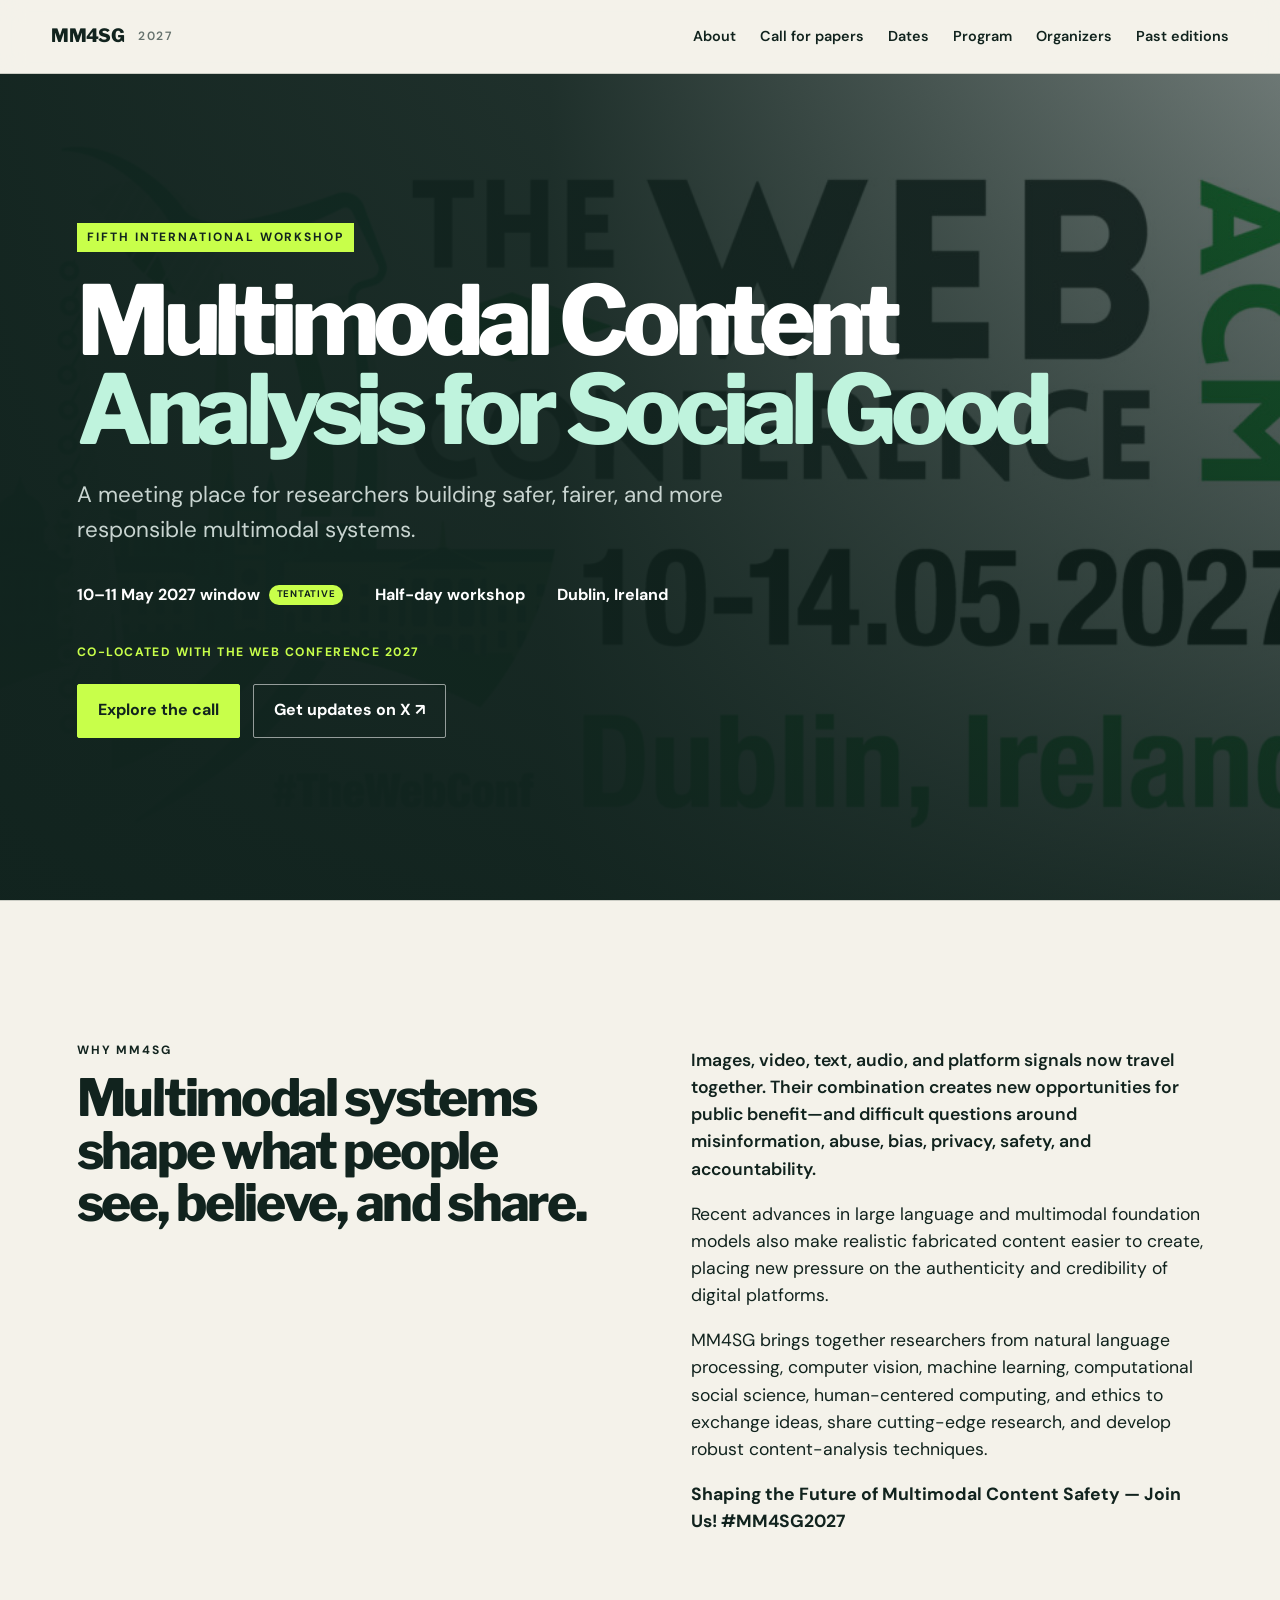
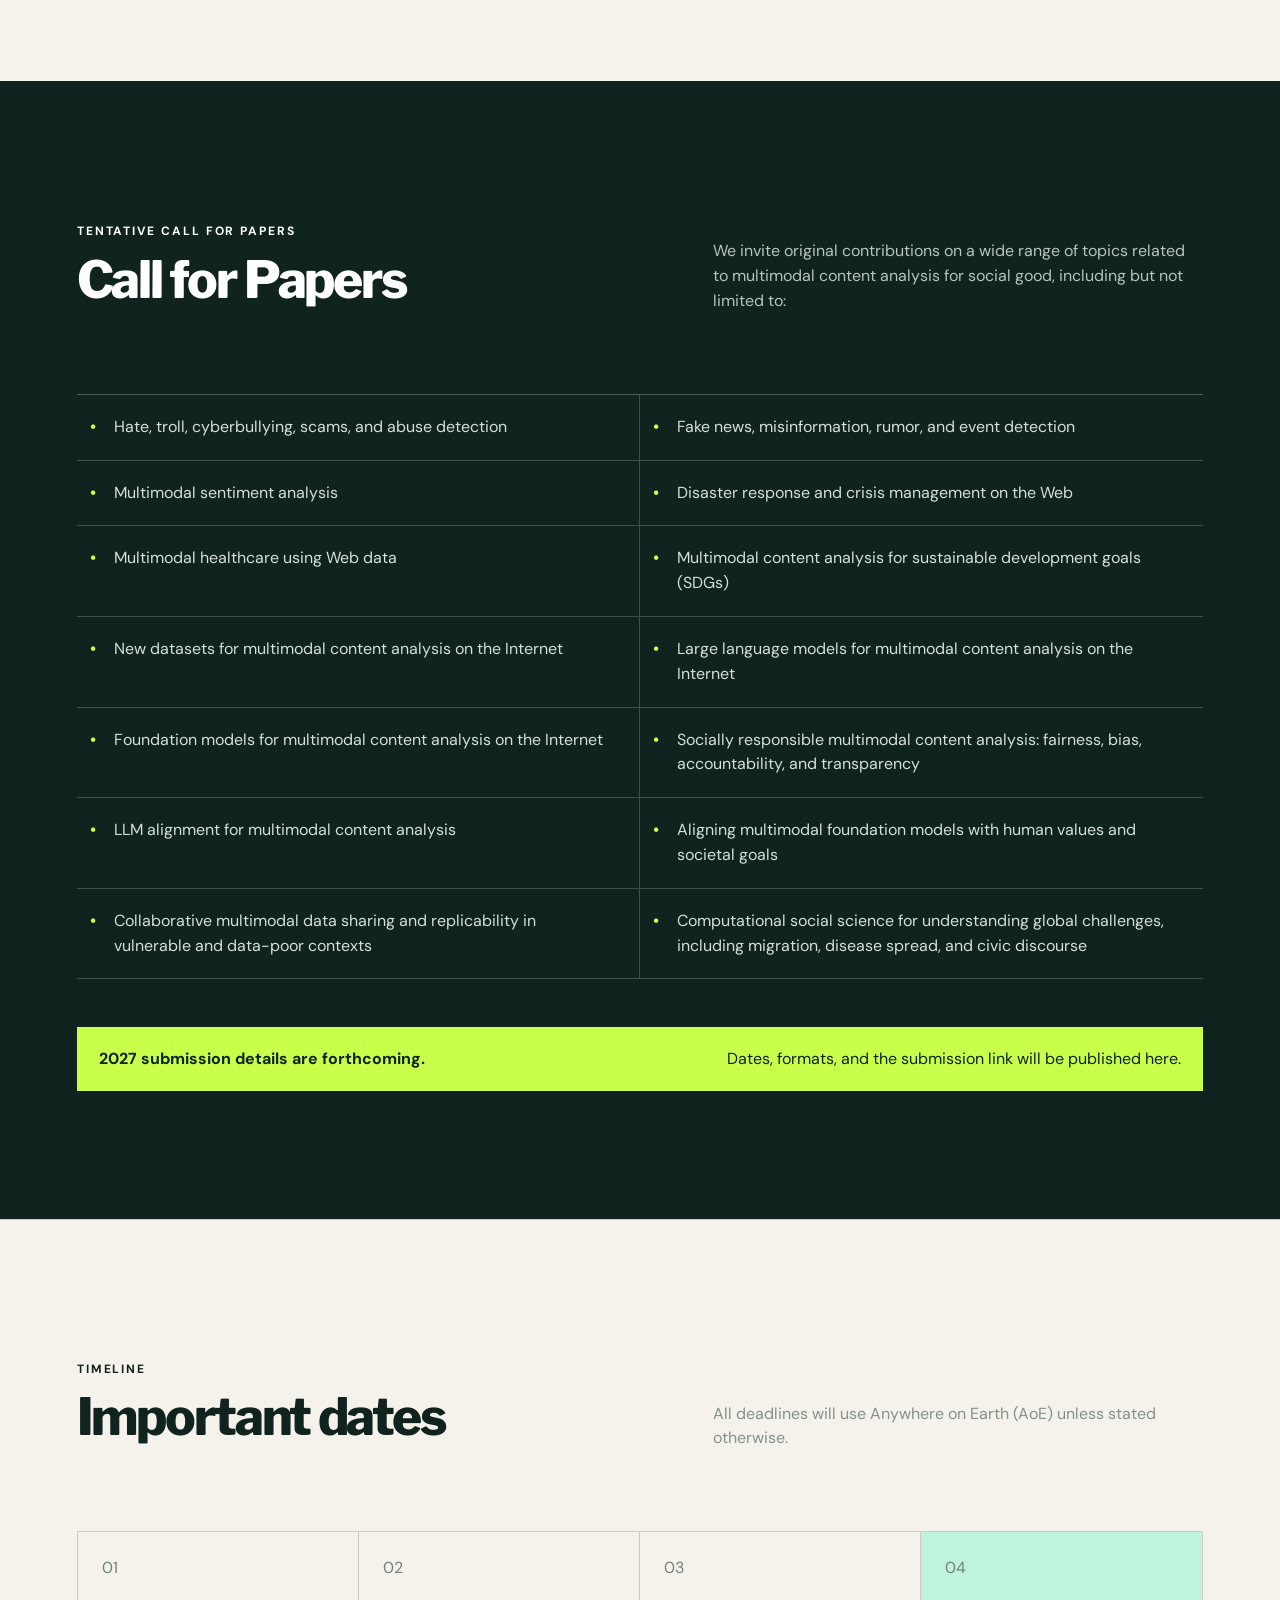
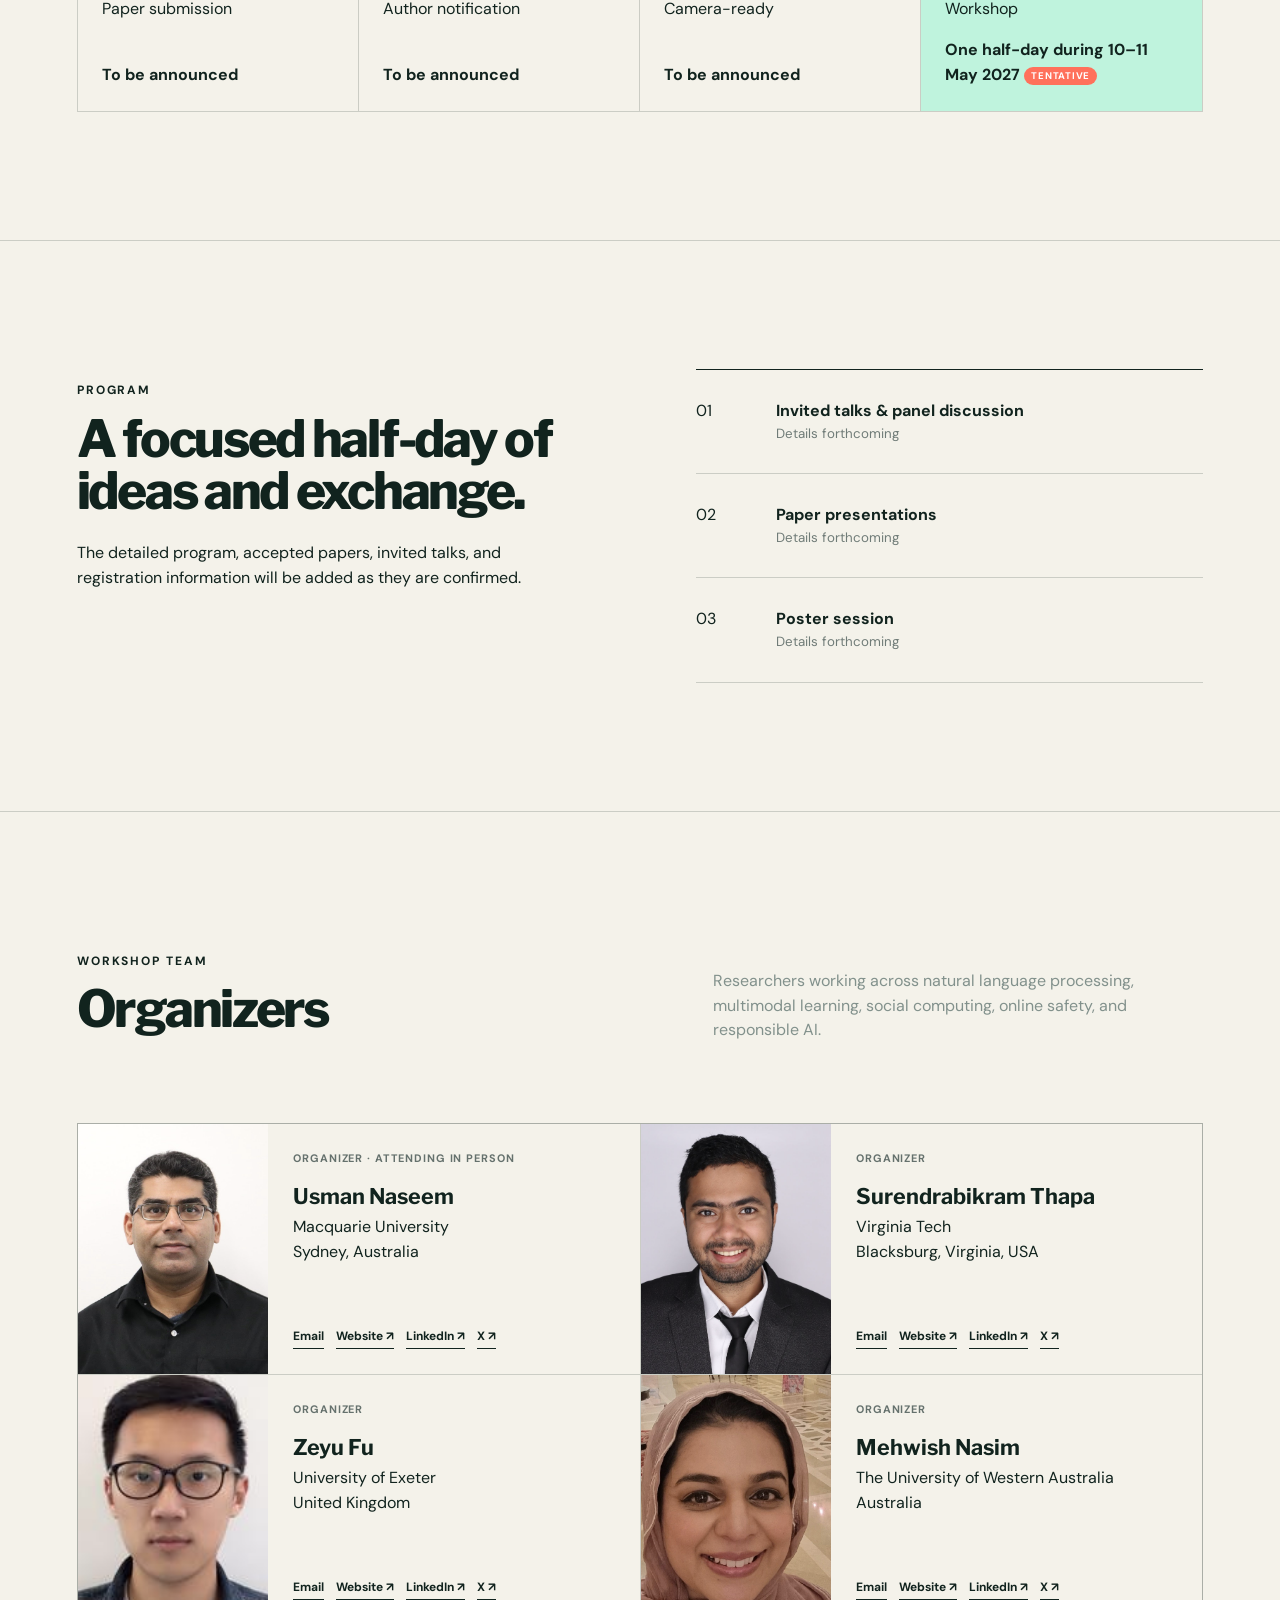
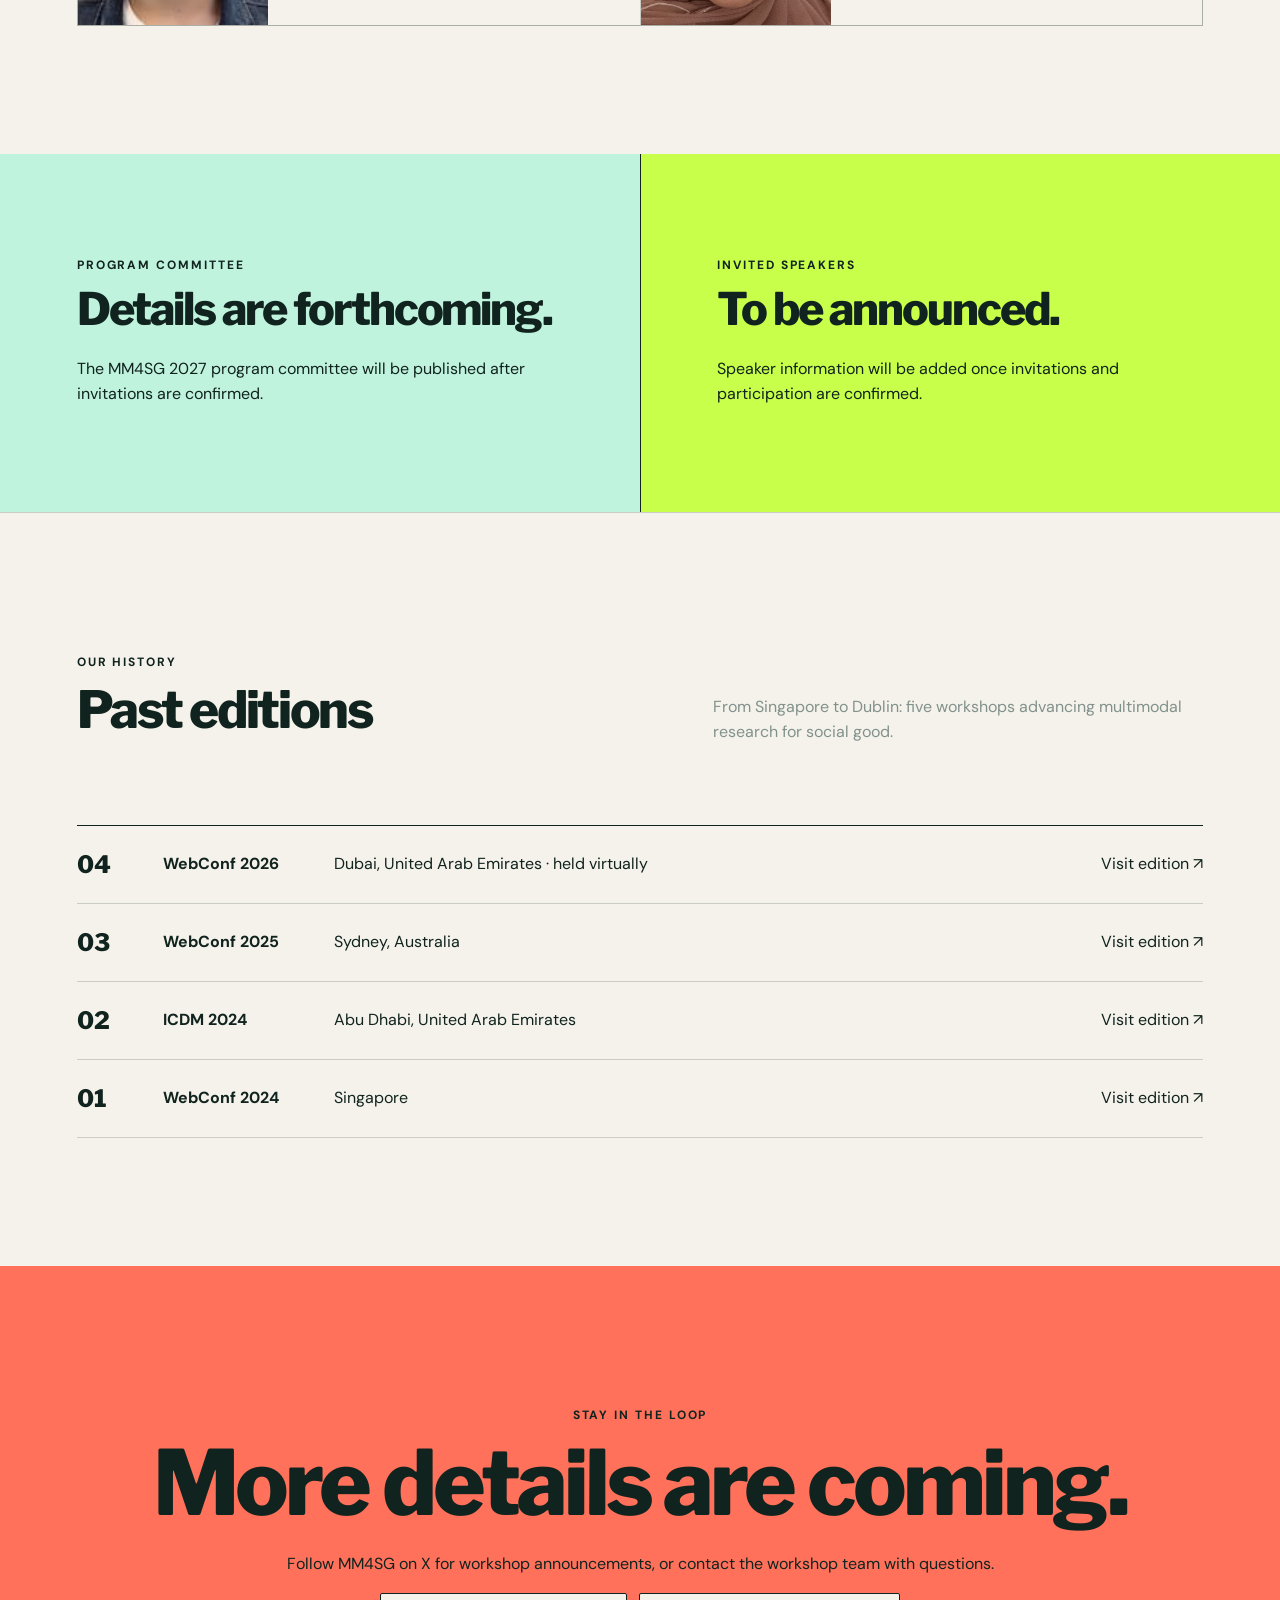
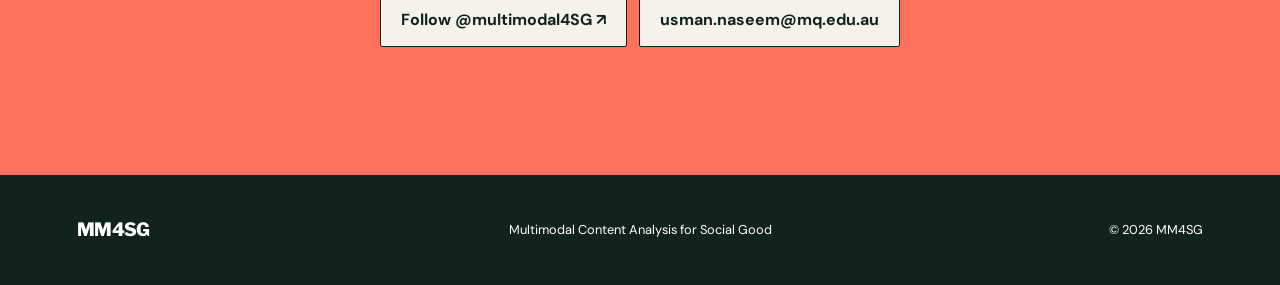
<file: index.html>
<!doctype html>
<html lang="en">
<head>
  <meta charset="utf-8">
  <meta name="viewport" content="width=device-width, initial-scale=1">
  <meta name="description" content="The Fifth International Workshop on Multimodal Content Analysis for Social Good (MM4SG), a half-day workshop in Dublin, Ireland, during the tentative May 10–11, 2027 conference window.">
  <title>MM4SG 2027 — Dublin, Ireland</title>
  <link rel="preconnect" href="https://fonts.googleapis.com">
  <link rel="preconnect" href="https://fonts.gstatic.com" crossorigin>
  <link href="https://fonts.googleapis.com/css2?family=DM+Sans:wght@400;500;600;700&family=Libre+Franklin:wght@700;800&display=swap" rel="stylesheet">
  <link rel="stylesheet" href="assets/styles.css">
</head>
<body data-edition="2027">
  <a class="skip-link" href="#main">Skip to content</a>
  <header class="site-header">
    <a class="brand" href="#top" aria-label="MM4SG home"><span class="wordmark">MM4SG</span><span class="brand-year">2027</span></a>
    <button class="menu-button" aria-expanded="false" aria-controls="site-nav">Menu</button>
    <nav id="site-nav" aria-label="Main navigation">
      <a href="#about">About</a><a href="#topics">Call for papers</a><a href="#dates">Dates</a><a href="#program">Program</a><a href="#organizers">Organizers</a><a href="#editions">Past editions</a>
    </nav>
  </header>

  <main id="main">
    <section class="hero" id="top">
      <div class="hero-grid"></div>
      <div class="hero-copy">
        <p class="eyebrow">Fifth International Workshop</p>
        <h1>Multimodal Content<br><em>Analysis for Social Good</em></h1>
        <p class="hero-intro">A meeting place for researchers building safer, fairer, and more responsible multimodal systems.</p>
        <div class="event-facts"><span>10–11 May 2027 window <small>Tentative</small></span><span>Half-day workshop</span><span>Dublin, Ireland</span></div>
        <p class="colocation">Co-located with The Web Conference 2027</p>
        <div class="hero-actions"><a class="button primary" href="#topics">Explore the call</a><a class="button ghost" href="https://x.com/multimodal4SG" target="_blank" rel="noopener">Get updates on X ↗</a></div>
      </div>
    </section>

    <section class="section intro" id="about">
      <div><p class="kicker">Why MM4SG</p><h2>Multimodal systems shape what people see, believe, and share.</h2></div>
      <div class="prose"><p>Images, video, text, audio, and platform signals now travel together. Their combination creates new opportunities for public benefit—and difficult questions around misinformation, abuse, bias, privacy, safety, and accountability.</p><p>Recent advances in large language and multimodal foundation models also make realistic fabricated content easier to create, placing new pressure on the authenticity and credibility of digital platforms.</p><p>MM4SG brings together researchers from natural language processing, computer vision, machine learning, computational social science, human-centered computing, and ethics to exchange ideas, share cutting-edge research, and develop robust content-analysis techniques.</p><p><strong>Shaping the Future of Multimodal Content Safety — Join Us! #MM4SG2027</strong></p></div>
    </section>

    <section class="section dark" id="topics">
      <div class="section-heading"><div><p class="kicker">Tentative call for papers</p><h2>Call for Papers</h2></div><p>We invite original contributions on a wide range of topics related to multimodal content analysis for social good, including but not limited to:</p></div>
      <ul class="cfp-list">
        <li>Hate, troll, cyberbullying, scams, and abuse detection</li>
        <li>Fake news, misinformation, rumor, and event detection</li>
        <li>Multimodal sentiment analysis</li>
        <li>Disaster response and crisis management on the Web</li>
        <li>Multimodal healthcare using Web data</li>
        <li>Multimodal content analysis for sustainable development goals (SDGs)</li>
        <li>New datasets for multimodal content analysis on the Internet</li>
        <li>Large language models for multimodal content analysis on the Internet</li>
        <li>Foundation models for multimodal content analysis on the Internet</li>
        <li>Socially responsible multimodal content analysis: fairness, bias, accountability, and transparency</li>
        <li>LLM alignment for multimodal content analysis</li>
        <li>Aligning multimodal foundation models with human values and societal goals</li>
        <li>Collaborative multimodal data sharing and replicability in vulnerable and data-poor contexts</li>
        <li>Computational social science for understanding global challenges, including migration, disease spread, and civic discourse</li>
      </ul>
      <div class="notice"><b>2027 submission details are forthcoming.</b><span>Dates, formats, and the submission link will be published here.</span></div>
    </section>

    <section class="section" id="dates">
      <div class="section-heading"><div><p class="kicker">Timeline</p><h2>Important dates</h2></div><p>All deadlines will use Anywhere on Earth (AoE) unless stated otherwise.</p></div>
      <div class="timeline"><div><span>01</span><p>Paper submission</p><b>To be announced</b></div><div><span>02</span><p>Author notification</p><b>To be announced</b></div><div><span>03</span><p>Camera-ready</p><b>To be announced</b></div><div class="active"><span>04</span><p>Workshop</p><b>One half-day during 10–11 May 2027 <small>Tentative</small></b></div></div>
    </section>

    <section class="section split-section" id="program">
      <div><p class="kicker">Program</p><h2>A focused half-day of ideas and exchange.</h2><p>The detailed program, accepted papers, invited talks, and registration information will be added as they are confirmed.</p></div>
      <div class="program-preview"><div><span>01</span><b>Invited talks & panel discussion</b><small>Details forthcoming</small></div><div><span>02</span><b>Paper presentations</b><small>Details forthcoming</small></div><div><span>03</span><b>Poster session</b><small>Details forthcoming</small></div></div>
    </section>

    <section class="section people" id="organizers">
      <div class="section-heading"><div><p class="kicker">Workshop team</p><h2>Organizers</h2></div><p>Researchers working across natural language processing, multimodal learning, social computing, online safety, and responsible AI.</p></div>
      <div class="organizer-grid">
        <article><img src="pics/usman_naseem.jpg" alt="Usman Naseem"><div><p class="role">Organizer · attending in person</p><h3>Usman Naseem</h3><p>Macquarie University<br>Sydney, Australia</p><div class="organizer-links"><a href="mailto:usman.naseem@mq.edu.au">Email</a><a href="https://usmaann.github.io/" target="_blank" rel="noopener">Website ↗</a><a href="https://www.linkedin.com/in/usmannaseem87" target="_blank" rel="noopener">LinkedIn ↗</a><a href="https://x.com/UsmanNaseem87" target="_blank" rel="noopener">X ↗</a></div></div></article>
        <article><img src="pics/surendrabikram_thapa.jpg" alt="Surendrabikram Thapa"><div><p class="role">Organizer</p><h3>Surendrabikram Thapa</h3><p>Virginia Tech<br>Blacksburg, Virginia, USA</p><div class="organizer-links"><a href="mailto:surendrabikram@vt.edu">Email</a><a href="https://therealthapa.com/" target="_blank" rel="noopener">Website ↗</a><a href="https://www.linkedin.com/in/therealthapa" target="_blank" rel="noopener">LinkedIn ↗</a><a href="https://x.com/therealthapa" target="_blank" rel="noopener">X ↗</a></div></div></article>
        <article><img src="pics/zeyu_fu.jpeg" alt="Zeyu Fu"><div><p class="role">Organizer</p><h3>Zeyu Fu</h3><p>University of Exeter<br>United Kingdom</p><div class="organizer-links"><a href="mailto:Z.Fu@exeter.ac.uk">Email</a><a href="https://experts.exeter.ac.uk/39170-zeyu-fu" target="_blank" rel="noopener">Website ↗</a><a href="https://uk.linkedin.com/in/zeyu-fu-05b27493" target="_blank" rel="noopener">LinkedIn ↗</a><a href="https://x.com/fu_richard" target="_blank" rel="noopener">X ↗</a></div></div></article>
        <article><img src="pics/mehwish_nasim.jpg" alt="Mehwish Nasim"><div><p class="role">Organizer</p><h3>Mehwish Nasim</h3><p>The University of Western Australia<br>Australia</p><div class="organizer-links"><a href="mailto:mehwish.nasim@uwa.edu.au">Email</a><a href="https://researchers.adelaide.edu.au/profile/mehwish.nasim" target="_blank" rel="noopener">Website ↗</a><a href="https://au.linkedin.com/in/mehwishnasim" target="_blank" rel="noopener">LinkedIn ↗</a><a href="https://x.com/mehwishnetworks" target="_blank" rel="noopener">X ↗</a></div></div></article>
      </div>
    </section>

    <section class="section forthcoming" id="committee">
      <div><p class="kicker">Program committee</p><h2>Details are forthcoming.</h2><p>The MM4SG 2027 program committee will be published after invitations are confirmed.</p></div>
      <div id="speakers"><p class="kicker">Invited speakers</p><h2>To be announced.</h2><p>Speaker information will be added once invitations and participation are confirmed.</p></div>
    </section>

    <section class="section editions" id="editions">
      <div class="section-heading"><div><p class="kicker">Our history</p><h2>Past editions</h2></div><p>From Singapore to Dublin: five workshops advancing multimodal research for social good.</p></div>
      <div class="edition-list">
        <a href="https://sites.google.com/view/mm4sg-webconf26/home" target="_blank" rel="noopener"><b>04</b><span><strong>WebConf 2026</strong>Dubai, United Arab Emirates · held virtually</span><i>Visit edition ↗</i></a>
        <a href="https://sites.google.com/view/mm4sg-webconf25" target="_blank" rel="noopener"><b>03</b><span><strong>WebConf 2025</strong>Sydney, Australia</span><i>Visit edition ↗</i></a>
        <a href="https://sites.google.com/view/mm4sg-icdm" target="_blank" rel="noopener"><b>02</b><span><strong>ICDM 2024</strong>Abu Dhabi, United Arab Emirates</span><i>Visit edition ↗</i></a>
        <a href="https://sites.google.com/view/mm4sg-webconf" target="_blank" rel="noopener"><b>01</b><span><strong>WebConf 2024</strong>Singapore</span><i>Visit edition ↗</i></a>
      </div>
    </section>

    <section class="cta" id="updates"><p class="kicker">Stay in the loop</p><h2>More details are coming.</h2><p>Follow MM4SG on X for workshop announcements, or contact the workshop team with questions.</p><div class="cta-actions"><a class="button light" href="https://x.com/multimodal4SG" target="_blank" rel="noopener">Follow @multimodal4SG ↗</a><a class="button light" href="mailto:usman.naseem@mq.edu.au">usman.naseem@mq.edu.au</a></div></section>
  </main>
  <footer><a class="brand" href="#top"><span class="wordmark">MM4SG</span></a><p>Multimodal Content Analysis for Social Good</p><p>© <span id="year"></span> MM4SG</p></footer>
  <script src="assets/site.js"></script>
</body>
</html>
</file>
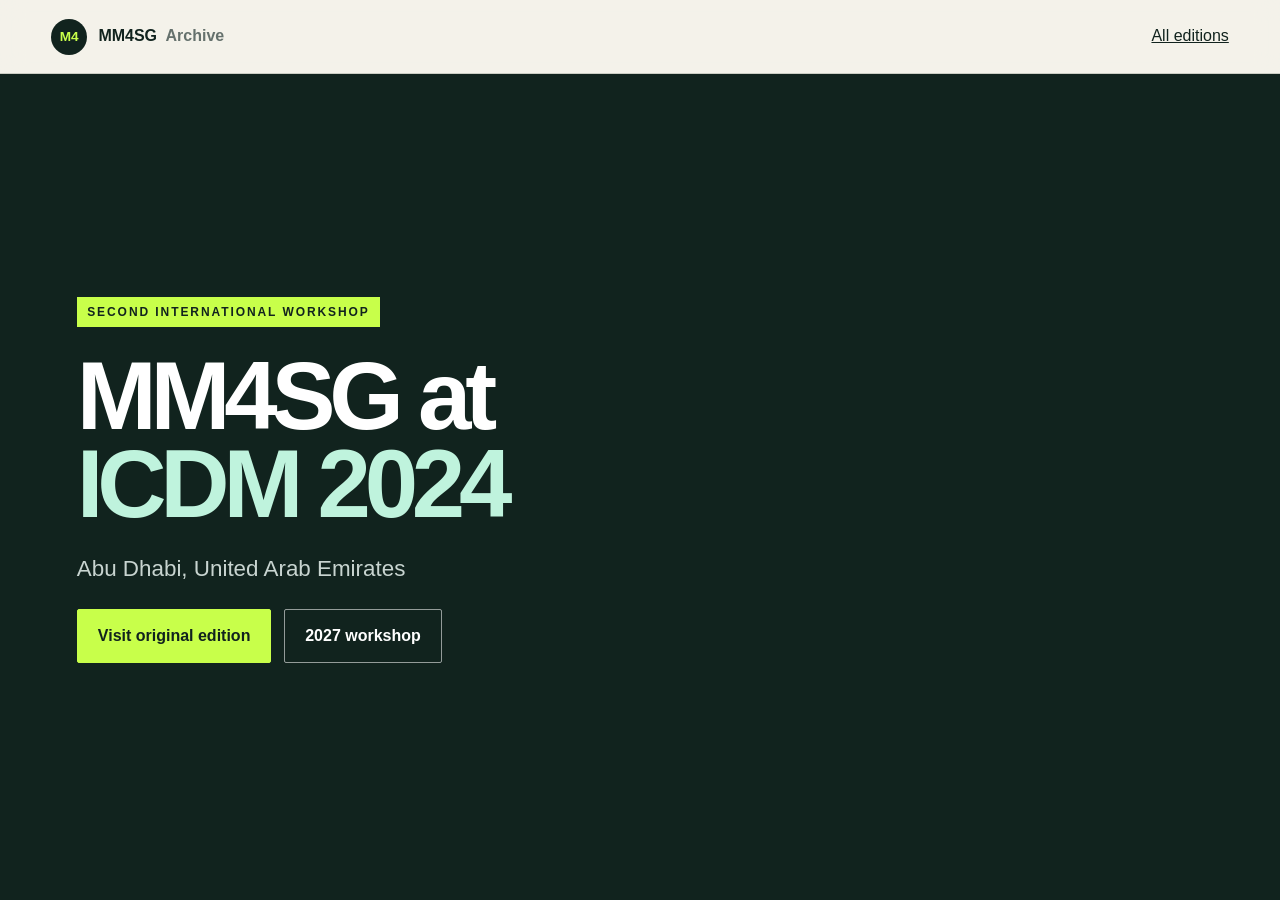
<file: ICDM24/index.html>
<!doctype html><html lang="en"><head><meta charset="utf-8"><meta name="viewport" content="width=device-width,initial-scale=1"><title>MM4SG at ICDM 2024</title><link rel="stylesheet" href="../assets/styles.css"></head><body><header class="site-header"><a class="brand" href="../"><span class="brand-mark">M4</span><span>MM4SG <b>Archive</b></span></a><a href="../#editions">All editions</a></header><main><section class="hero" style="min-height:calc(100vh - 74px);grid-template-columns:1fr"><div class="hero-copy"><p class="eyebrow">Second International Workshop</p><h1>MM4SG at<br><em>ICDM 2024</em></h1><p class="hero-intro">Abu Dhabi, United Arab Emirates</p><div class="hero-actions"><a class="button primary" href="https://sites.google.com/view/mm4sg-icdm" target="_blank" rel="noopener">Visit original edition</a><a class="button ghost" href="../">2027 workshop</a></div></div></section></main></body></html>
</file>
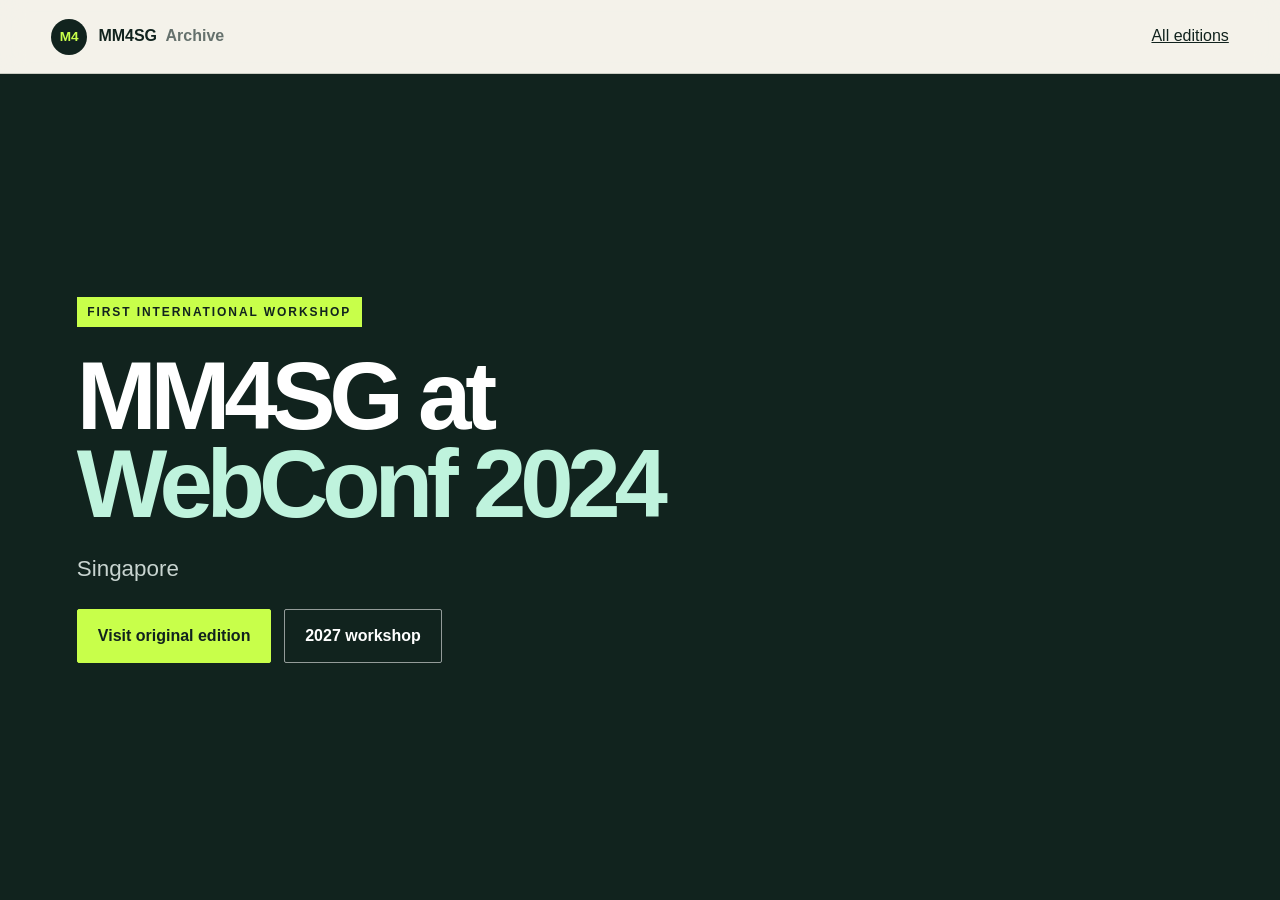
<file: WebConf24/index.html>
<!doctype html><html lang="en"><head><meta charset="utf-8"><meta name="viewport" content="width=device-width,initial-scale=1"><title>MM4SG at WebConf 2024</title><link rel="stylesheet" href="../assets/styles.css"></head><body><header class="site-header"><a class="brand" href="../"><span class="brand-mark">M4</span><span>MM4SG <b>Archive</b></span></a><a href="../#editions">All editions</a></header><main><section class="hero" style="min-height:calc(100vh - 74px);grid-template-columns:1fr"><div class="hero-copy"><p class="eyebrow">First International Workshop</p><h1>MM4SG at<br><em>WebConf 2024</em></h1><p class="hero-intro">Singapore</p><div class="hero-actions"><a class="button primary" href="https://sites.google.com/view/mm4sg-webconf" target="_blank" rel="noopener">Visit original edition</a><a class="button ghost" href="../">2027 workshop</a></div></div></section></main></body></html>
</file>
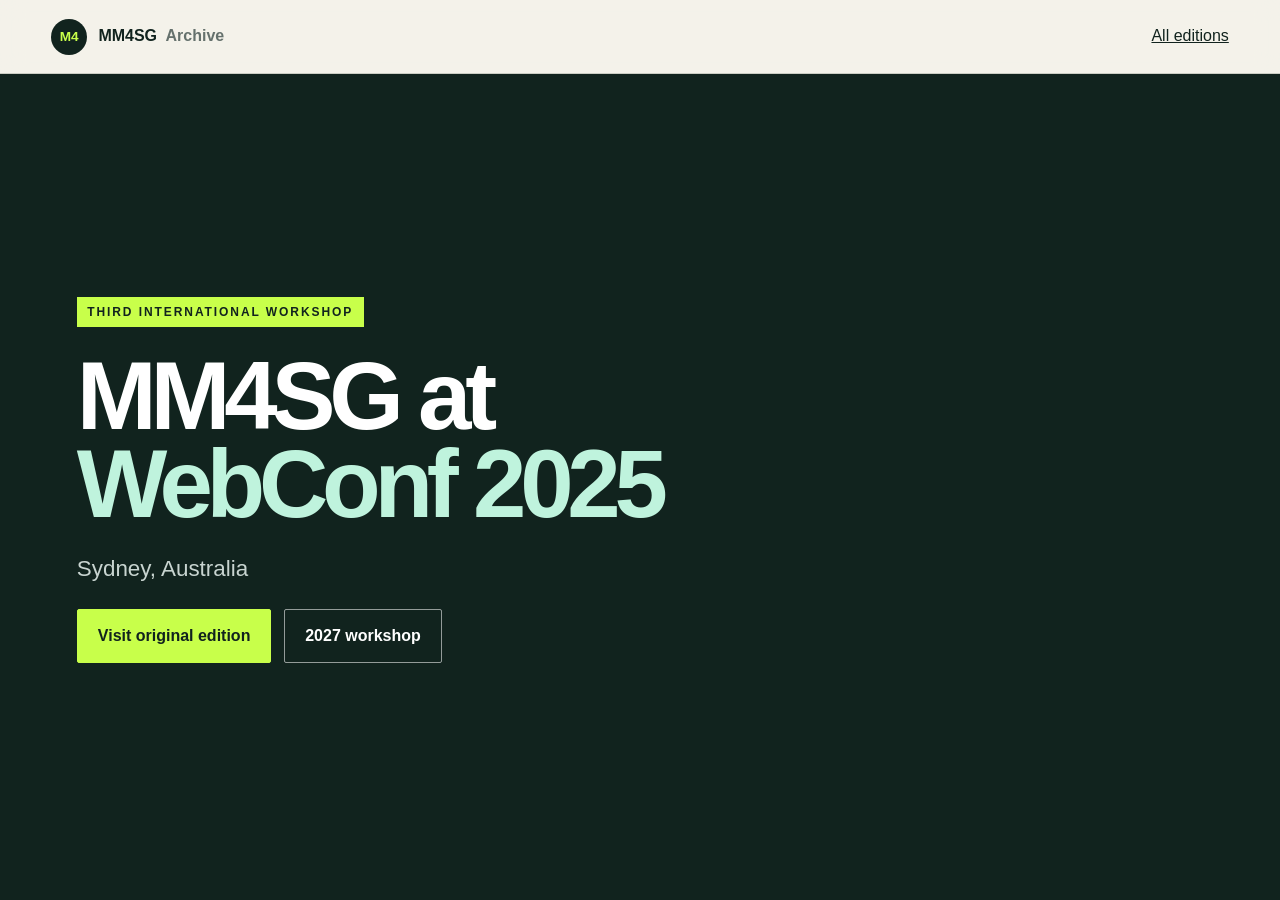
<file: WebConf25/index.html>
<!doctype html><html lang="en"><head><meta charset="utf-8"><meta name="viewport" content="width=device-width,initial-scale=1"><title>MM4SG at WebConf 2025</title><link rel="stylesheet" href="../assets/styles.css"></head><body><header class="site-header"><a class="brand" href="../"><span class="brand-mark">M4</span><span>MM4SG <b>Archive</b></span></a><a href="../#editions">All editions</a></header><main><section class="hero" style="min-height:calc(100vh - 74px);grid-template-columns:1fr"><div class="hero-copy"><p class="eyebrow">Third International Workshop</p><h1>MM4SG at<br><em>WebConf 2025</em></h1><p class="hero-intro">Sydney, Australia</p><div class="hero-actions"><a class="button primary" href="https://sites.google.com/view/mm4sg-webconf25" target="_blank" rel="noopener">Visit original edition</a><a class="button ghost" href="../">2027 workshop</a></div></div></section></main></body></html>
</file>
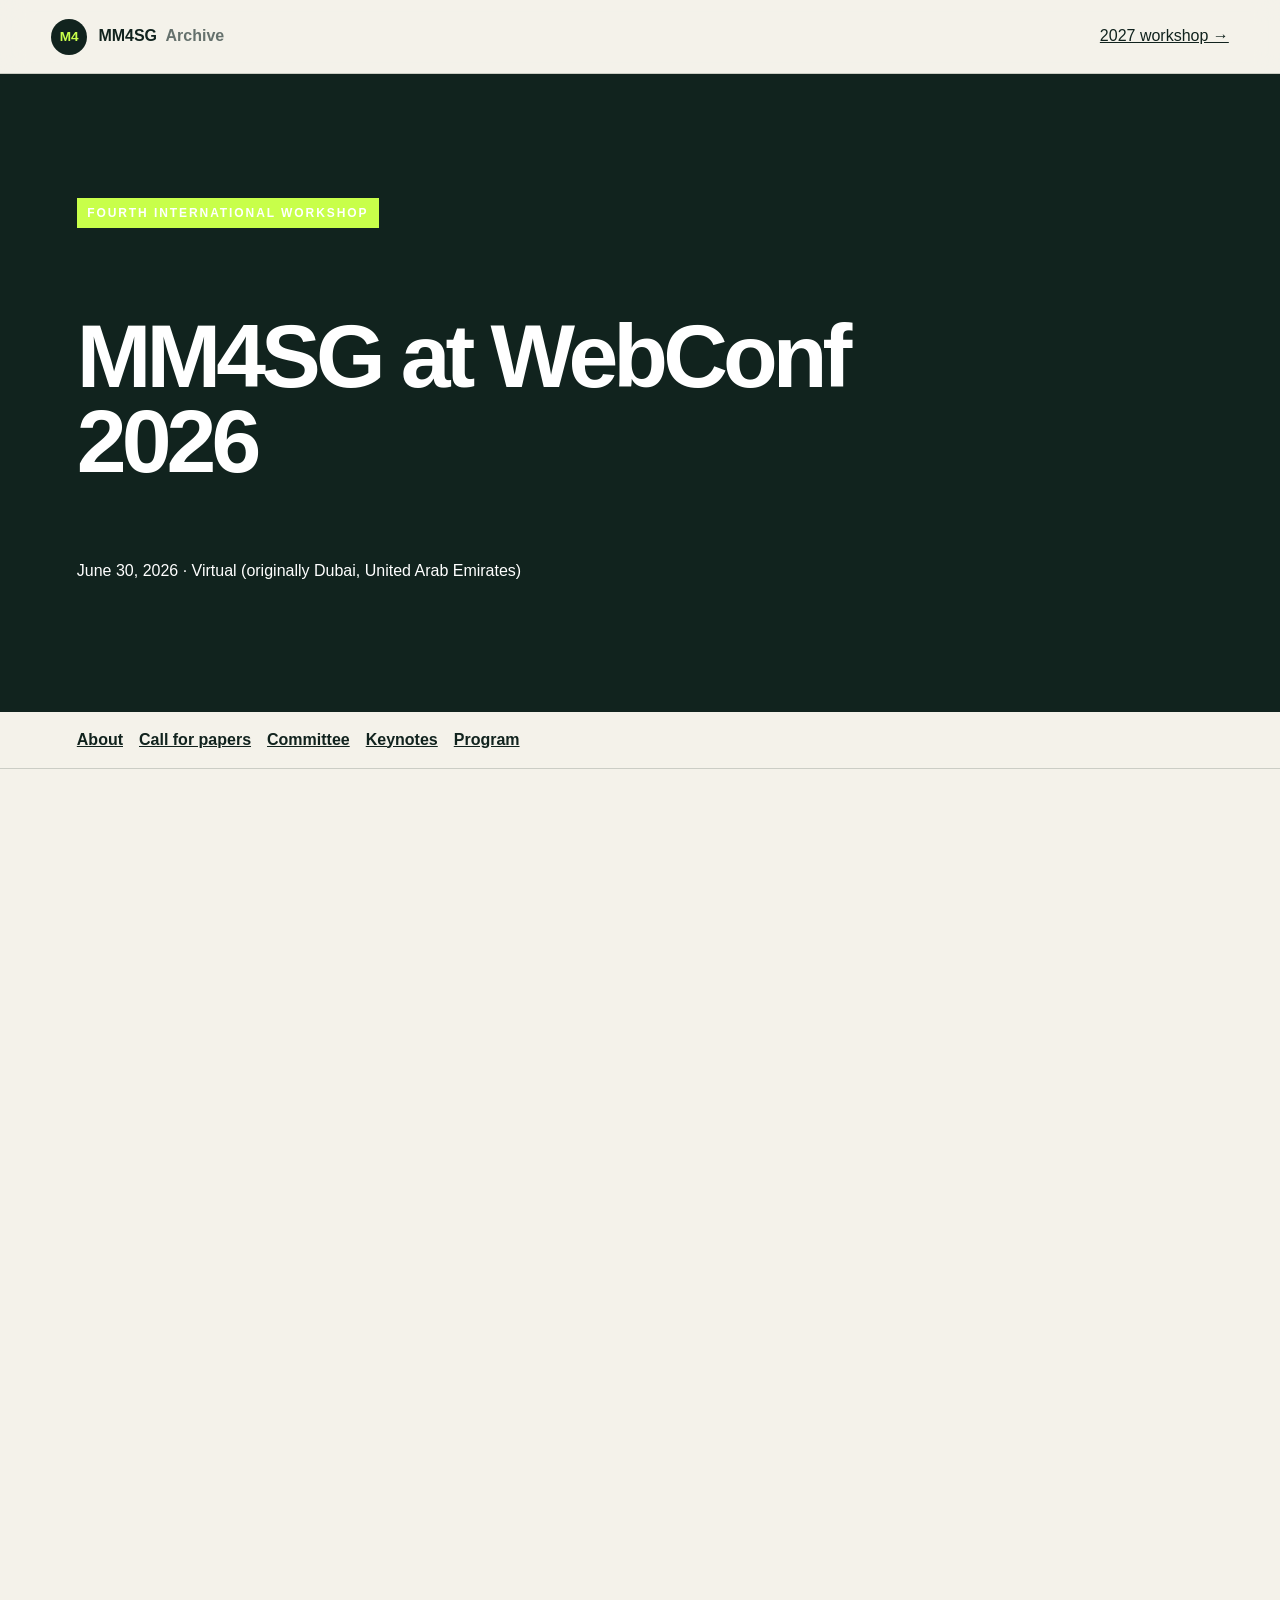
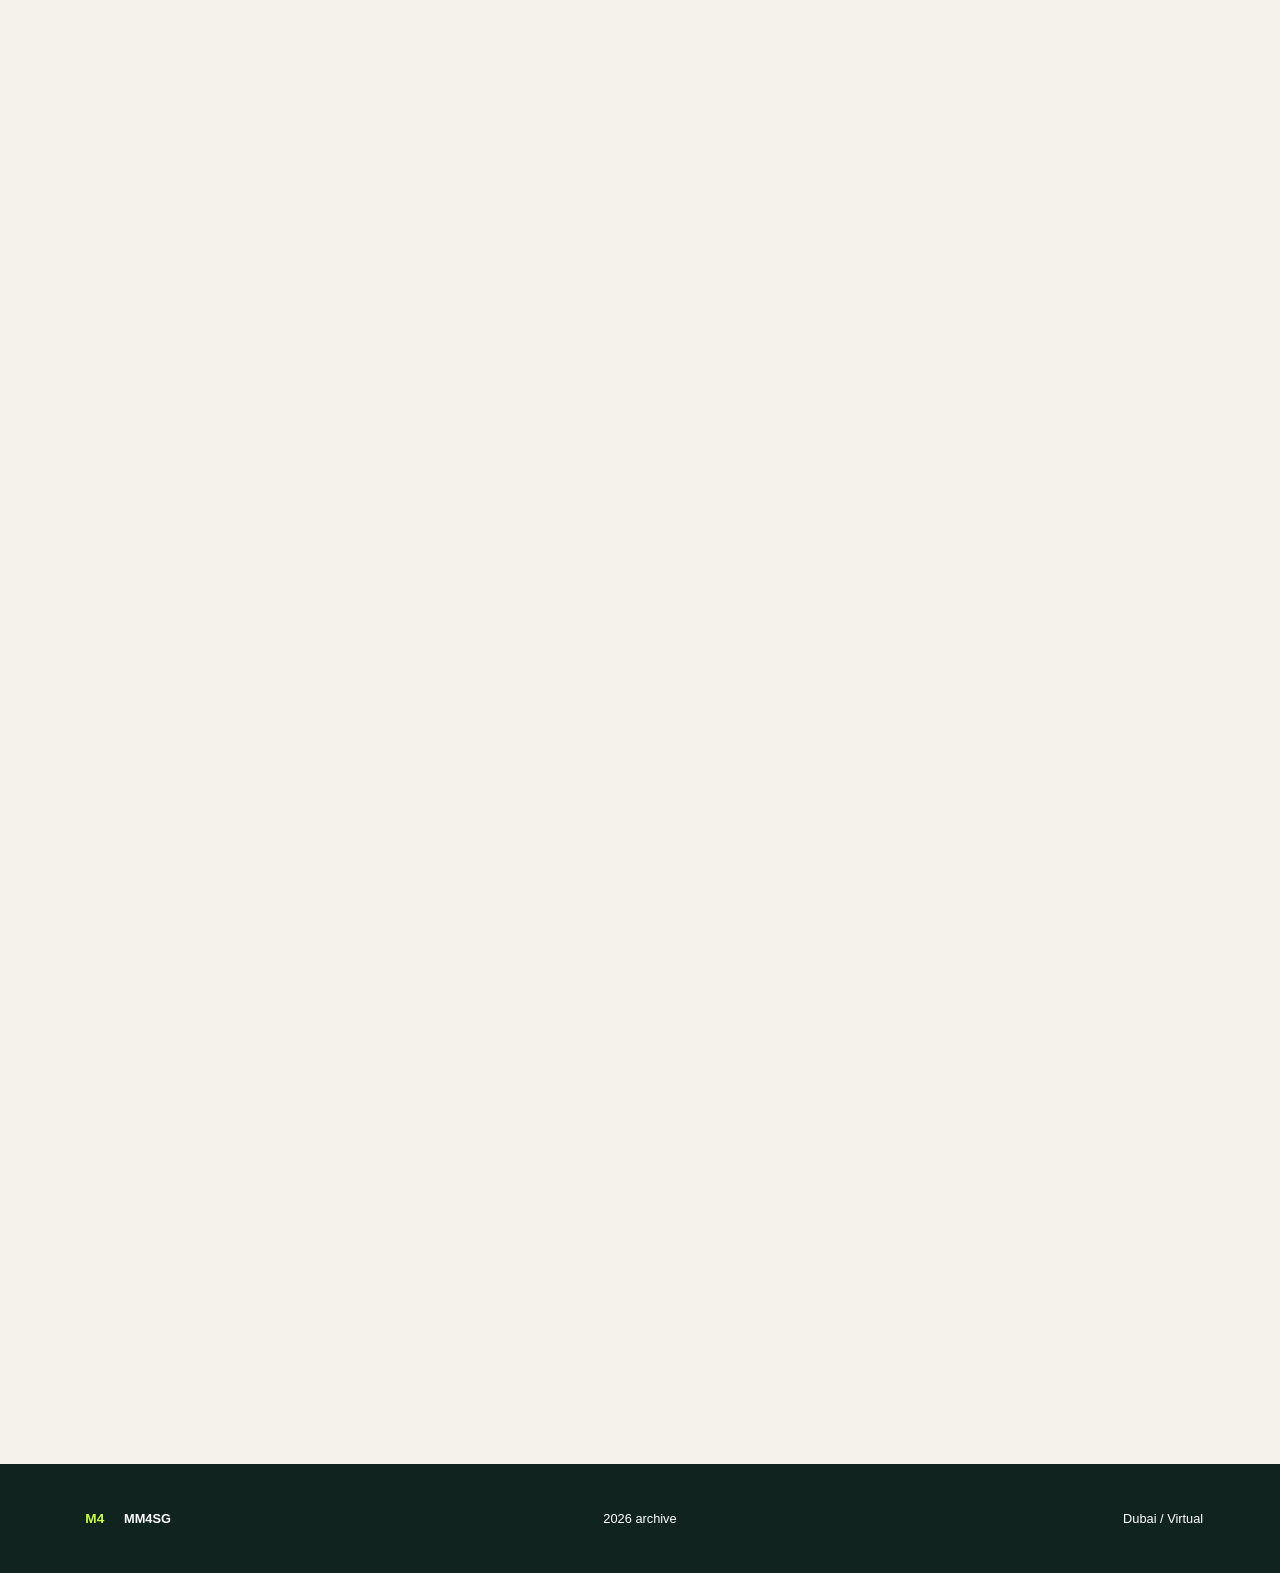
<file: WebConf26/index.html>
<!doctype html>
<html lang="en"><head><meta charset="utf-8"><meta name="viewport" content="width=device-width,initial-scale=1"><title>MM4SG 2026 Archive</title><link rel="stylesheet" href="../assets/styles.css"><style>.archive-hero{padding:7rem max(1.2rem,6vw);background:var(--ink);color:white}.archive-hero h1{font:800 clamp(3rem,7vw,6rem)/.95 var(--display);letter-spacing:-.055em;max-width:950px}.archive-nav{padding:1rem max(1.2rem,6vw);display:flex;gap:1rem;flex-wrap:wrap;border-bottom:1px solid var(--line)}.archive-nav a{font-weight:600}.archive h3{font:700 1.35rem var(--display)}.archive-grid{display:grid;grid-template-columns:repeat(2,1fr);gap:1rem}.archive-card{border:1px solid var(--line);padding:1.5rem}.schedule div{padding:1rem 0;border-bottom:1px solid var(--line)}@media(max-width:700px){.archive-grid{grid-template-columns:1fr}}</style></head>
<body><header class="site-header"><a class="brand" href="../"><span class="brand-mark">M4</span><span>MM4SG <b>Archive</b></span></a><a href="../">2027 workshop →</a></header>
<main class="archive"><section class="archive-hero"><p class="eyebrow">Fourth International Workshop</p><h1>MM4SG at WebConf 2026</h1><p>June 30, 2026 · Virtual (originally Dubai, United Arab Emirates)</p></section>
<nav class="archive-nav"><a href="#about">About</a><a href="#call">Call for papers</a><a href="#committee">Committee</a><a href="#keynotes">Keynotes</a><a href="#program">Program</a></nav>
<section class="section" id="about"><p class="kicker">About</p><h2>Shaping the future of multimodal content safety.</h2><p class="prose">The fourth MM4SG workshop brought together researchers in natural language processing, machine learning, computational social science, and ethics to exchange ideas on effective and responsible multimodal content analysis.</p><h3>Workshop chairs</h3><div class="archive-grid"><div class="archive-card"><b>Usman Naseem</b><p>Macquarie University, Australia</p></div><div class="archive-card"><b>Surendrabikram Thapa</b><p>Virginia Tech, USA</p></div><div class="archive-card"><b>Roy Ka-Wei Lee</b><p>Singapore University of Technology and Design, Singapore</p></div><div class="archive-card"><b>Mehwish Nasim</b><p>University of Western Australia / Flinders University, Australia</p></div></div></section>
<section class="section dark" id="call"><p class="kicker">Call for papers</p><h2>Topics</h2><div class="archive-grid"><div class="archive-card">Hate, trolling, cyberbullying, scams, and abuse detection</div><div class="archive-card">Fake news, misinformation, rumor, and event detection</div><div class="archive-card">Multimodal sentiment analysis</div><div class="archive-card">Disaster response and crisis management</div><div class="archive-card">Multimodal healthcare applications using web data</div><div class="archive-card">Content analysis for sustainable development goals</div><div class="archive-card">Datasets, generation, foundation models, and LLMs</div><div class="archive-card">Fairness, bias, accountability, and transparency</div></div><h3>Submission format</h3><p>Double-blind ACM-format submissions were accepted as long papers (8 content pages) or short papers (4 content pages), with unlimited references and an optional appendix. The 2026 submission cycle is closed.</p><h3>Important dates</h3><p>Submission: January 18, 2026 AoE · Fast track: January 23 · Notification: January 25 · Camera-ready: February 2.</p></section>
<section class="section" id="committee"><p class="kicker">People</p><h2>Program committee</h2><p><b>Review & Publication Chair:</b> Shuvam Shiwakoti, Virginia Tech</p><p><b>Best Reviewers:</b> Linxi Li, University of Warwick; Pietro Bernardelle, University of Queensland</p><p class="prose">Faseela Abdullakutty · Surabhi Adhikari · Pietro Bernardelle · Stefano Civelli · Dipanwita Guhathakurta · Vijayrajsinh Gohil · Md. Shakil Hossain · Pratik Jalan · Mohamed Bayan Kmainasi · Rohan Kulkarni · Mucahid Kutlu · Linxi Li · Amin Ahmad Qasmi · Junaid Rashid · Kritesh Rauniyar · Aditya Shah · Shuvam Shiwakoti · Laxmi Thapa · Ravi Teja Potla · Rajendra Ugrani · Hariram Veeramani · Venkatesh Velugubantla · Xing Zi · Ke Zhu</p></section>
<section class="section" id="keynotes"><p class="kicker">Invited talks</p><h2>Keynotes</h2><div class="archive-grid"><article class="archive-card"><h3>Tom Gedeon</h3><b>When AI Sees Too Much: Responsive and Responsible Multimodal AI for Social Good</b><p>On using human signals to support people while limiting what is collected, retained, shared, and inferred.</p></article><article class="archive-card"><h3>Kyriaki Kalimeri</h3><b>Machine Learning for Social Good: Challenges with Vulnerable Populations</b><p>On data and algorithmic bias when working with populations often absent from commonly used data sources.</p></article></div></section>
<section class="section" id="program"><p class="kicker">June 30, 2026 · UAE time</p><h2>Workshop program</h2><div class="schedule"><div><b>2:00 PM</b> — Opening remarks and welcome</div><div><b>2:05 PM</b> — Session I: Multimodal Misinformation, Safety, and Social Good</div><div><b>3:00 PM</b> — Keynote I: Tom Gedeon</div><div><b>3:40 PM</b> — Session II: Multimodal Learning, Foundation Models, and AI Systems</div><div><b>4:35 PM</b> — Keynote II: Kyriaki Kalimeri</div><div><b>5:15 PM</b> — Session III: Human-Centered Multimodal AI Applications</div><div><b>5:30 PM</b> — Closing remarks</div></div><p><a class="button" href="https://sites.google.com/view/mm4sg-webconf26/home" target="_blank" rel="noopener">View original 2026 site</a></p></section></main>
<footer><a class="brand" href="../"><span class="brand-mark">M4</span><span>MM4SG</span></a><p>2026 archive</p><p>Dubai / Virtual</p></footer><script src="../assets/site.js"></script></body></html>
</file>
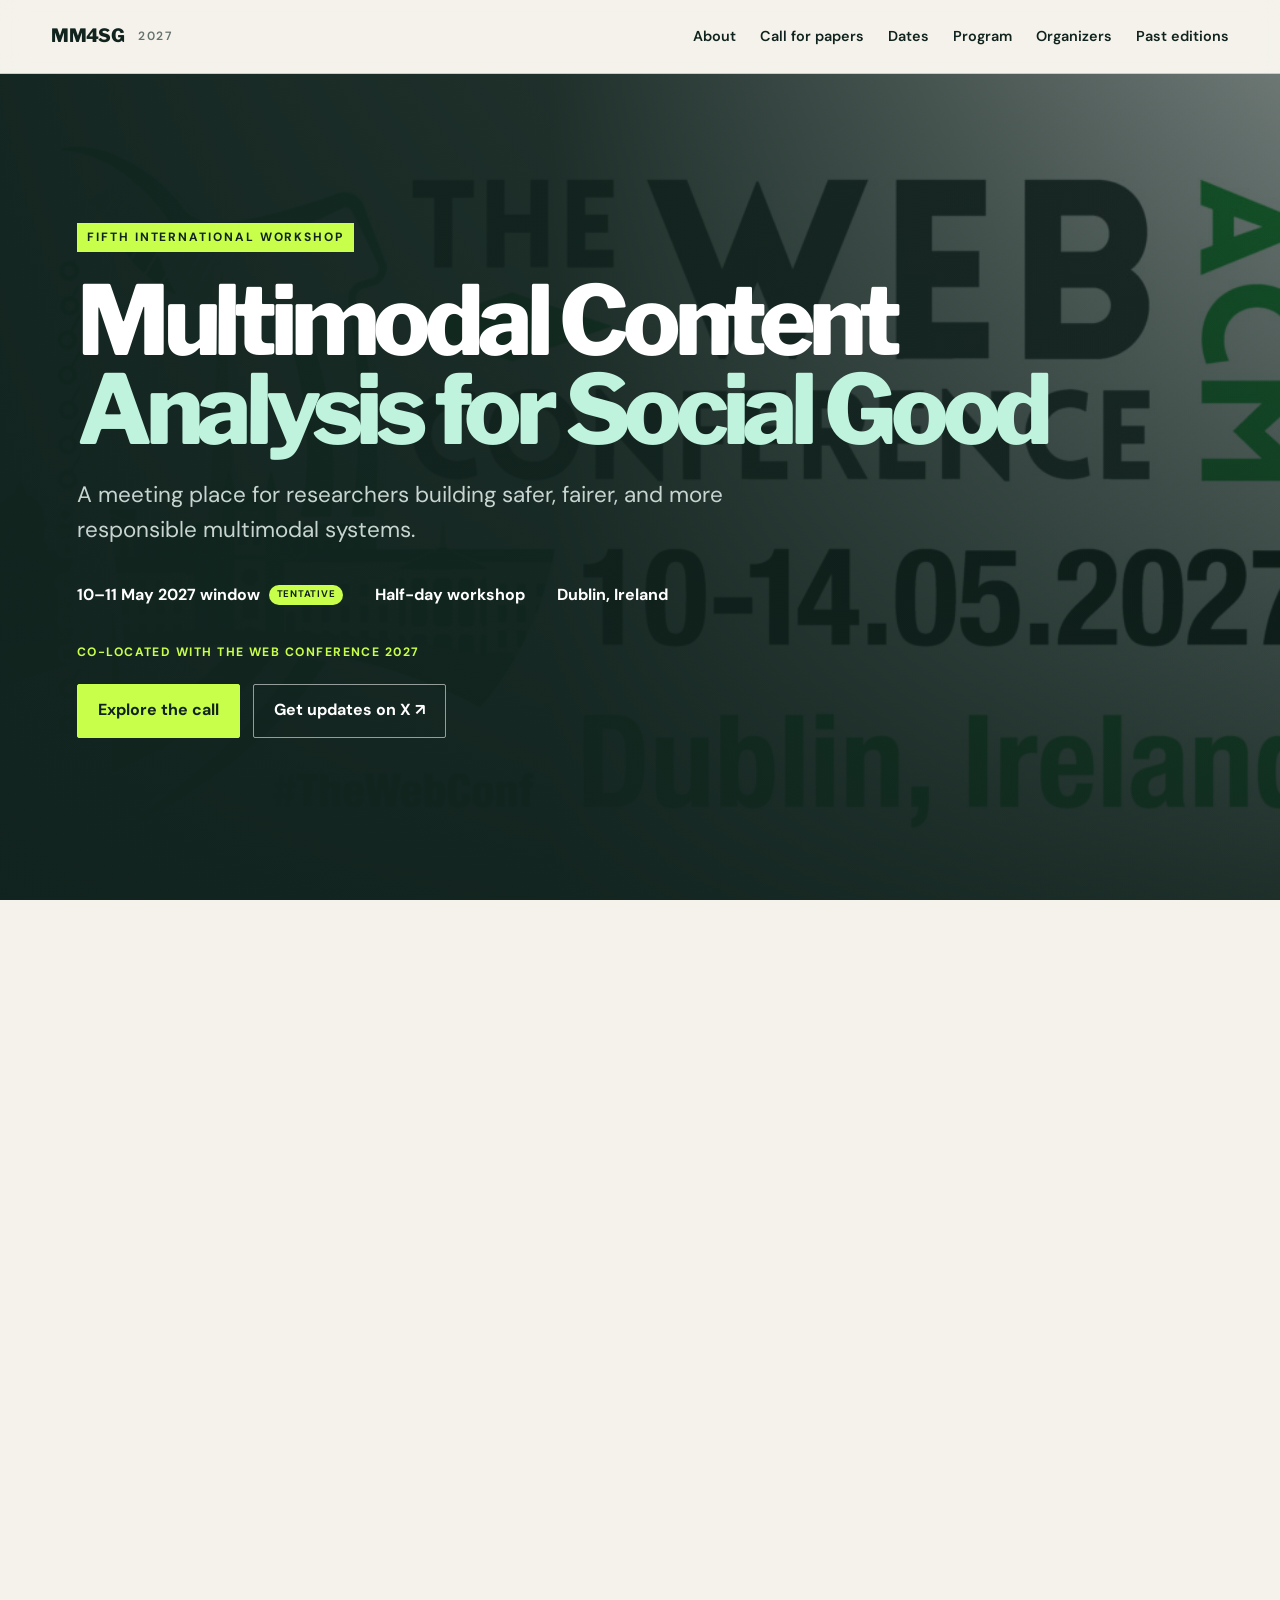
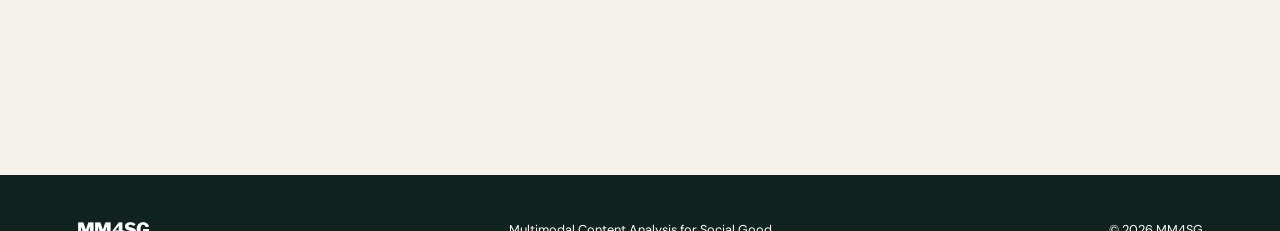
<file: WebConf27/index.html>
<!doctype html><html lang="en"><head><meta charset="utf-8"><meta name="viewport" content="width=device-width,initial-scale=1"><title>MM4SG at WebConf 2027</title><meta http-equiv="refresh" content="0; url=../"><link rel="canonical" href="../"></head><body><p>Opening <a href="../">MM4SG 2027</a>…</p></body></html>
</file>
<file: assets/styles.css>
:root{--ink:#11231e;--paper:#f4f2ea;--lime:#c8ff4a;--mint:#bff3dd;--coral:#ff715b;--line:rgba(17,35,30,.18);--sans:"DM Sans",sans-serif;--display:"Libre Franklin",sans-serif}*{box-sizing:border-box}html{scroll-behavior:smooth}body{margin:0;background:var(--paper);color:var(--ink);font-family:var(--sans);line-height:1.55}a{color:inherit}.skip-link{position:absolute;left:-9999px}.skip-link:focus{left:1rem;top:1rem;background:#fff;padding:.7rem;z-index:20}.site-header{height:74px;padding:0 clamp(1.2rem,4vw,4.5rem);display:flex;align-items:center;justify-content:space-between;border-bottom:1px solid var(--line);position:sticky;top:0;background:rgba(244,242,234,.92);backdrop-filter:blur(12px);z-index:10}.brand{display:flex;gap:.7rem;align-items:center;text-decoration:none;font-weight:600}.brand-mark{display:grid;place-items:center;width:36px;height:36px;background:var(--ink);color:var(--lime);font:800 .85rem var(--display);border-radius:50%}.brand b{color:#65716d;margin-left:.25rem}.site-header nav{display:flex;gap:1.5rem;font-size:.9rem;font-weight:600}.site-header nav a{text-decoration:none}.site-header nav a:hover{opacity:.55}.menu-button{display:none;background:none;border:1px solid var(--line);padding:.45rem .7rem;border-radius:99px}.hero{min-height:calc(100vh - 74px);padding:clamp(3rem,8vw,7rem) clamp(1.2rem,6vw,7.5rem);display:grid;grid-template-columns:minmax(0,1fr) 300px;gap:4rem;align-items:center;position:relative;overflow:hidden}.hero-grid{position:absolute;inset:0;background:linear-gradient(90deg,transparent 49.8%,var(--line) 50%,transparent 50.2%),linear-gradient(transparent 49.8%,var(--line) 50%,transparent 50.2%);background-size:80px 80px;mask-image:linear-gradient(to right,transparent,black 75%);opacity:.38;pointer-events:none}.hero-copy,.hero-card{position:relative}.eyebrow,.kicker{text-transform:uppercase;font-size:.75rem;font-weight:700;letter-spacing:.16em}.eyebrow{display:inline-block;background:var(--lime);padding:.35rem .65rem}.hero h1{font:800 clamp(3rem,7.2vw,7.4rem)/.92 var(--display);letter-spacing:-.065em;margin:1.5rem 0 2rem;max-width:1100px}.hero h1 em{color:#4c645b;font-style:normal}.hero-intro{font-size:clamp(1.05rem,2vw,1.4rem);max-width:670px}.event-facts{display:flex;gap:2rem;font-weight:700;margin:2.2rem 0}.event-facts span{display:flex;gap:.6rem;align-items:center}.event-facts small,.timeline small{background:var(--coral);color:#fff;padding:.15rem .45rem;border-radius:99px;text-transform:uppercase;font-size:.6rem;letter-spacing:.08em}.hero-actions{display:flex;gap:.8rem}.button{display:inline-flex;padding:.85rem 1.25rem;border:1px solid var(--ink);text-decoration:none;font-weight:700;border-radius:2px}.button.primary{background:var(--ink);color:white}.button.ghost:hover{background:#fff}.hero-card{background:var(--ink);color:white;padding:1.5rem;align-self:end;min-height:330px;display:flex;flex-direction:column;justify-content:space-between}.card-label{letter-spacing:.14em;font-size:.75rem}.orb{width:150px;height:150px;border-radius:50%;margin:auto;background:radial-gradient(circle at 35% 35%,#fff 0 3%,var(--lime) 5%,#73b49b 46%,#183e32 73%);box-shadow:0 0 60px rgba(200,255,74,.2)}.status{font-size:.75rem}.status i{display:inline-block;width:7px;height:7px;border-radius:50%;background:var(--lime);margin-right:.4rem}.section{padding:clamp(5rem,10vw,9rem) clamp(1.2rem,6vw,7.5rem);border-top:1px solid var(--line);opacity:0;transform:translateY(16px);transition:.6s ease}.section.visible,.cta.visible{opacity:1;transform:none}.intro{display:grid;grid-template-columns:1fr 1fr;gap:clamp(3rem,8vw,9rem)}h2{font:800 clamp(2.2rem,4vw,4.4rem)/1.02 var(--display);letter-spacing:-.045em;margin:.8rem 0 1.5rem}.prose{font-size:1.1rem;max-width:670px}.prose p:first-child{font-weight:600}.dark{background:var(--ink);color:white}.section-heading{display:flex;justify-content:space-between;gap:3rem;align-items:end;margin-bottom:4rem}.section-heading>p{max-width:490px;color:#82918c}.dark .section-heading>p{color:#b7c4bf}.topic-grid{display:grid;grid-template-columns:repeat(4,1fr);border-top:1px solid rgba(255,255,255,.2)}.topic-grid article{padding:2rem 1.5rem 2rem 0;border-right:1px solid rgba(255,255,255,.2);min-height:260px}.topic-grid article+article{padding-left:1.5rem}.topic-grid span{color:var(--lime);font-size:.75rem}.topic-grid h3{font:700 1.25rem var(--display);margin:2.5rem 0 1rem}.topic-grid p{color:#b7c4bf;font-size:.9rem}.notice{margin-top:3rem;background:var(--lime);color:var(--ink);padding:1.2rem 1.4rem;display:flex;justify-content:space-between;gap:1rem}.timeline{display:grid;grid-template-columns:repeat(4,1fr);border:1px solid var(--line)}.timeline>div{padding:1.5rem;border-right:1px solid var(--line);min-height:175px;display:flex;flex-direction:column}.timeline>div:last-child{border:0}.timeline span{color:#75807c}.timeline b{margin-top:auto}.timeline .active{background:var(--mint)}.split-section{display:grid;grid-template-columns:1fr 1fr;gap:7rem}.split-section>div:first-child p:last-child{max-width:550px}.program-preview{border-top:1px solid var(--ink)}.program-preview div{padding:1.8rem 0;border-bottom:1px solid var(--line);display:grid;grid-template-columns:80px 1fr}.program-preview small{grid-column:2;color:#707c78}.placeholder-cards{display:grid;grid-template-columns:repeat(3,1fr);gap:1rem}.placeholder-cards article{border:1px solid var(--line);padding:2rem;min-height:240px}.placeholder-cards span{display:grid;place-items:center;width:52px;height:52px;border-radius:50%;background:var(--mint);font-weight:800}.placeholder-cards h3{margin-top:4rem}.placeholder-cards p{color:#6b7773}.edition-list{border-top:1px solid var(--ink)}.edition-list a{display:grid;grid-template-columns:70px 1fr auto;align-items:center;gap:1rem;padding:1.5rem 0;border-bottom:1px solid var(--line);text-decoration:none}.edition-list a:hover{background:rgba(255,255,255,.6)}.edition-list b{font:800 1.5rem var(--display)}.edition-list span{display:flex;gap:1rem}.edition-list strong{min-width:155px}.edition-list i{font-style:normal}.cta{padding:clamp(5rem,10vw,8rem) 1.2rem;text-align:center;background:var(--coral);opacity:0;transition:.6s ease}.cta h2{font-size:clamp(3rem,7vw,7rem)}.button.light{background:var(--paper)}footer{display:grid;grid-template-columns:1fr 1fr 1fr;align-items:center;padding:2rem clamp(1.2rem,6vw,7.5rem);background:var(--ink);color:white;font-size:.8rem}footer p:nth-child(2){text-align:center}footer p:last-child{text-align:right}
@media(max-width:900px){.site-header nav{display:none;position:absolute;top:74px;left:0;right:0;background:var(--paper);padding:1.5rem;flex-direction:column;border-bottom:1px solid var(--line)}.site-header nav.open{display:flex}.menu-button{display:block}.hero{grid-template-columns:1fr}.hero-card{display:none}.intro,.split-section{grid-template-columns:1fr;gap:2rem}.topic-grid{grid-template-columns:1fr 1fr}.timeline{grid-template-columns:1fr 1fr}.section-heading{display:block}.placeholder-cards{grid-template-columns:1fr}.notice{display:block}.edition-list span{display:block}.edition-list strong{display:block}.edition-list i{display:none}}
@media(max-width:560px){.hero h1{font-size:2.9rem}.event-facts,.hero-actions{align-items:flex-start;flex-direction:column}.topic-grid,.timeline{grid-template-columns:1fr}.topic-grid article,.topic-grid article+article{padding:1.5rem;border-right:0;border-bottom:1px solid rgba(255,255,255,.2);min-height:0}.timeline>div{border-right:0;border-bottom:1px solid var(--line)}.edition-list a{grid-template-columns:45px 1fr}footer{grid-template-columns:1fr;gap:1rem}footer p:nth-child(2),footer p:last-child{text-align:left}}

.dublin-mark{height:150px;margin:1rem 0;display:flex;align-items:flex-end;gap:7px;border-bottom:4px solid var(--lime);position:relative}.dublin-mark:before{content:"";position:absolute;width:92px;height:44px;border:8px solid var(--lime);border-bottom:0;border-radius:50% 50% 0 0;left:50%;bottom:0;transform:translateX(-50%)}.dublin-mark span{display:block;background:var(--mint);width:18%;height:38%}.dublin-mark span:nth-child(2){height:65%;clip-path:polygon(0 16%,42% 16%,50% 0,58% 16%,100% 16%,100% 100%,0 100%)}.dublin-mark span:nth-child(3){height:48%}.dublin-mark span:nth-child(4){height:80%;clip-path:polygon(0 22%,40% 22%,50% 0,60% 22%,100% 22%,100% 100%,0 100%)}.dublin-mark span:nth-child(5){height:54%}.hero-card small{color:#b7c4bf}.cfp-more{display:grid;grid-template-columns:1fr 1fr;gap:1rem;margin:2rem 0 0;padding:0;list-style:none}.cfp-more li{border:1px solid rgba(255,255,255,.2);padding:1.2rem;color:#d5dfdb}.organizer-grid{display:grid;grid-template-columns:1fr 1fr;gap:1px;background:var(--line);border:1px solid var(--line)}.organizer-grid article{display:grid;grid-template-columns:190px 1fr;background:var(--paper);min-height:250px}.organizer-grid img{width:100%;height:100%;object-fit:cover;object-position:center top;filter:saturate(.85)}.organizer-grid article>div{padding:1.6rem;display:flex;flex-direction:column;align-items:flex-start}.organizer-grid .role{margin:0;color:#65716d;text-transform:uppercase;letter-spacing:.08em;font-size:.68rem;font-weight:700}.organizer-grid h3{font:700 1.35rem var(--display);margin:1rem 0 .4rem}.organizer-grid article>div>p:not(.role){margin:0 0 1rem}.organizer-grid a{font-size:.82rem;margin-top:auto;overflow-wrap:anywhere}.forthcoming{display:grid;grid-template-columns:1fr 1fr;gap:1px;background:var(--ink);padding:0;border:0}.forthcoming>div{background:var(--mint);padding:clamp(4rem,7vw,7rem) clamp(1.2rem,6vw,5rem)}.forthcoming>div+div{background:var(--lime)}.forthcoming h2{font-size:clamp(2rem,3.5vw,3.5rem)}
@media(max-width:900px){.organizer-grid{grid-template-columns:1fr}.forthcoming{grid-template-columns:1fr}.cfp-more{grid-template-columns:1fr}}
@media(max-width:560px){.organizer-grid article{grid-template-columns:120px 1fr;min-height:220px}.organizer-grid article>div{padding:1.1rem}.organizer-grid h3{font-size:1.05rem}.organizer-grid a{font-size:.72rem}}

.venue-card{padding:0;min-height:330px;overflow:hidden}.venue-card img{width:100%;height:235px;object-fit:cover;object-position:center;display:block}.venue-card>div{padding:1.2rem 1.5rem}.venue-card p{margin:.2rem 0}.cfp-list{display:grid;grid-template-columns:1fr 1fr;margin:0;padding:0;list-style:none;border-top:1px solid rgba(255,255,255,.25)}.cfp-list li{position:relative;padding:1.25rem 1.5rem 1.25rem 2.3rem;border-bottom:1px solid rgba(255,255,255,.2);color:#d5dfdb}.cfp-list li:nth-child(odd){border-right:1px solid rgba(255,255,255,.2)}.cfp-list li:before{content:"•";position:absolute;left:.8rem;color:var(--lime);font-weight:800}
@media(max-width:900px){.cfp-list{grid-template-columns:1fr}.cfp-list li:nth-child(odd){border-right:0}.venue-card{display:block}.hero{grid-template-columns:1fr}.venue-card img{height:auto}}

.hero{grid-template-columns:minmax(0,1fr) minmax(430px,620px)}.venue-feature{position:relative;background:#fff;border:1px solid rgba(0,150,70,.35);box-shadow:18px 18px 0 #0c9f4f;align-self:center;transform:skewY(-1deg)}.venue-feature:before,.venue-feature:after{content:"";position:absolute;z-index:2;width:68px;height:68px;border-color:var(--lime);pointer-events:none}.venue-feature:before{left:-12px;top:-12px;border-left:6px solid var(--lime);border-top:6px solid var(--lime)}.venue-feature:after{right:-12px;bottom:-12px;border-right:6px solid var(--lime);border-bottom:6px solid var(--lime)}.venue-image{background:#effbef;overflow:hidden}.venue-image img{display:block;width:100%;height:auto}.venue-caption{background:var(--ink);color:#fff;padding:1.35rem 1.6rem;display:grid;grid-template-columns:1fr auto;align-items:end;gap:.25rem 1.5rem}.venue-caption .card-label{grid-column:1/-1;margin:0;color:var(--lime)}.venue-caption strong{font:800 clamp(1.7rem,3vw,2.7rem) var(--display);letter-spacing:-.04em}.venue-caption span{color:#b7c4bf;text-align:right;font-size:.8rem}.venue-feature>*{transform:skewY(1deg)}
@media(max-width:1100px){.hero{grid-template-columns:1fr}.venue-feature{max-width:760px;width:100%;margin-top:1rem}.hero-copy{max-width:1000px}}
@media(max-width:560px){.venue-feature{box-shadow:9px 9px 0 #0c9f4f}.venue-caption{grid-template-columns:1fr}.venue-caption span{text-align:left}}

.wordmark{display:flex;align-items:center;font:800 1.25rem/1 var(--display);letter-spacing:-.08em}.wordmark i{font-style:normal;color:var(--ink);background:var(--lime);width:27px;height:27px;display:grid;place-items:center;margin:0 .12rem;clip-path:polygon(18% 0,100% 0,82% 100%,0 100%)}.brand-year{font-size:.75rem;color:#65716d;letter-spacing:.12em;margin-left:.2rem}.hero{grid-template-columns:1fr;background:var(--ink);color:#fff;padding:clamp(2.2rem,5vw,4.5rem) clamp(1.2rem,6vw,7.5rem) 0;min-height:auto;gap:clamp(2.5rem,5vw,5rem)}.hero-grid{background:linear-gradient(90deg,transparent 49.8%,rgba(255,255,255,.12) 50%,transparent 50.2%),linear-gradient(transparent 49.8%,rgba(255,255,255,.12) 50%,transparent 50.2%);background-size:80px 80px;mask-image:linear-gradient(to left,transparent,black)}.hero-copy{max-width:1250px}.hero h1{margin:.8rem 0 1.5rem;font-size:clamp(3.2rem,7.5vw,7.8rem)}.hero h1 em{color:var(--mint)}.hero-intro{color:#c8d4d0}.hero .event-facts small{background:var(--lime);color:var(--ink)}.hero .button.primary{background:var(--lime);color:var(--ink);border-color:var(--lime)}.hero .button.ghost{color:#fff;border-color:rgba(255,255,255,.55)}.hero .button.ghost:hover{background:#fff;color:var(--ink)}.conference-band{position:relative;margin:0 calc(clamp(1.2rem,6vw,7.5rem) * -1);background:#eaf8e8;border-top:1px solid rgba(255,255,255,.25);overflow:hidden}.conference-band img{display:block;width:100%;height:auto;min-height:170px;object-fit:cover}.conference-band p{position:absolute;left:clamp(1.2rem,6vw,7.5rem);right:clamp(1.2rem,6vw,7.5rem);bottom:0;margin:0;padding:1rem 1.35rem;background:rgba(17,35,30,.92);display:flex;align-items:center;justify-content:space-between;border-left:6px solid var(--lime)}.conference-band span{text-transform:uppercase;letter-spacing:.1em;font-size:.68rem;color:#c6d2ce}.conference-band strong{font:700 1.15rem var(--display)}footer .wordmark i{color:var(--ink)}
@media(max-width:700px){.hero{padding-top:1.8rem}.hero h1{font-size:clamp(2.7rem,13vw,4.3rem)}.conference-band img{min-height:145px;object-fit:cover}.conference-band p{position:static;display:block}.conference-band strong{display:block;margin-top:.3rem}}
.conference-band{width:100vw;margin-left:calc(50% - 50vw);margin-right:0}
.hero{min-height:calc(100vh - 74px);padding-bottom:clamp(3.5rem,7vw,7rem);isolation:isolate}.hero-grid{z-index:-1;opacity:1;background-image:linear-gradient(90deg,rgba(17,35,30,.98) 0%,rgba(17,35,30,.93) 43%,rgba(17,35,30,.55) 100%),linear-gradient(0deg,rgba(17,35,30,.88),rgba(17,35,30,.15)),url("../pics/webconf_27.jpg");background-size:cover;background-position:center;background-repeat:no-repeat;mask-image:none}.hero-copy{padding:clamp(1rem,4vw,3rem) 0}.colocation{margin:0 0 1.4rem;color:var(--lime);font-size:.76rem;font-weight:700;letter-spacing:.12em;text-transform:uppercase}.hero .eyebrow{color:var(--ink)}
@media(max-width:700px){.hero{min-height:auto;padding-bottom:3.5rem}.hero-grid{background-image:linear-gradient(90deg,rgba(17,35,30,.97),rgba(17,35,30,.82)),url("../pics/webconf_27.jpg");background-position:center}}
.wordmark{display:inline;font:800 1.15rem/1 var(--display);letter-spacing:-.035em}
.cta-actions{display:flex;justify-content:center;gap:.75rem;flex-wrap:wrap}
.organizer-links{display:flex;gap:.75rem;flex-wrap:wrap;margin-top:auto}.organizer-links a{font-size:.75rem;font-weight:700;text-decoration:none;border-bottom:1px solid currentColor;padding-bottom:.1rem}.organizer-links a:hover{opacity:.55}
</file>
